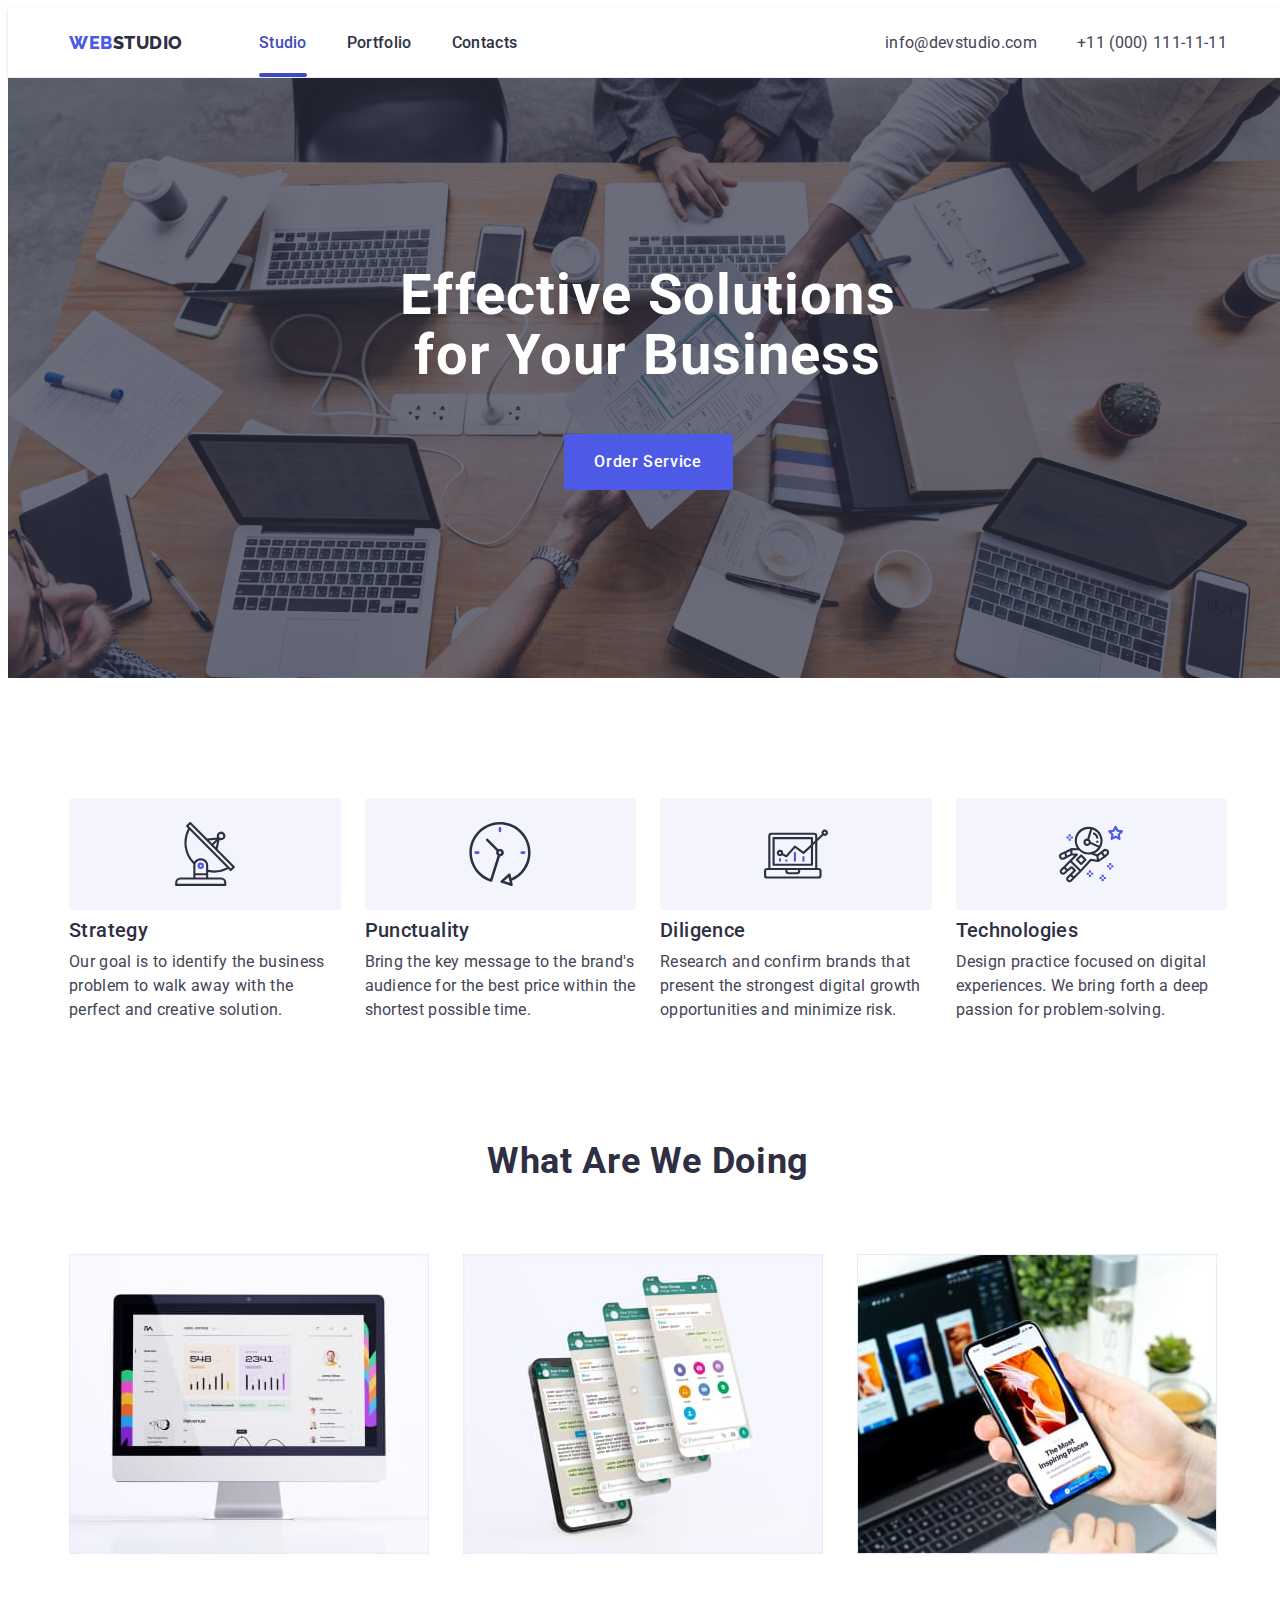
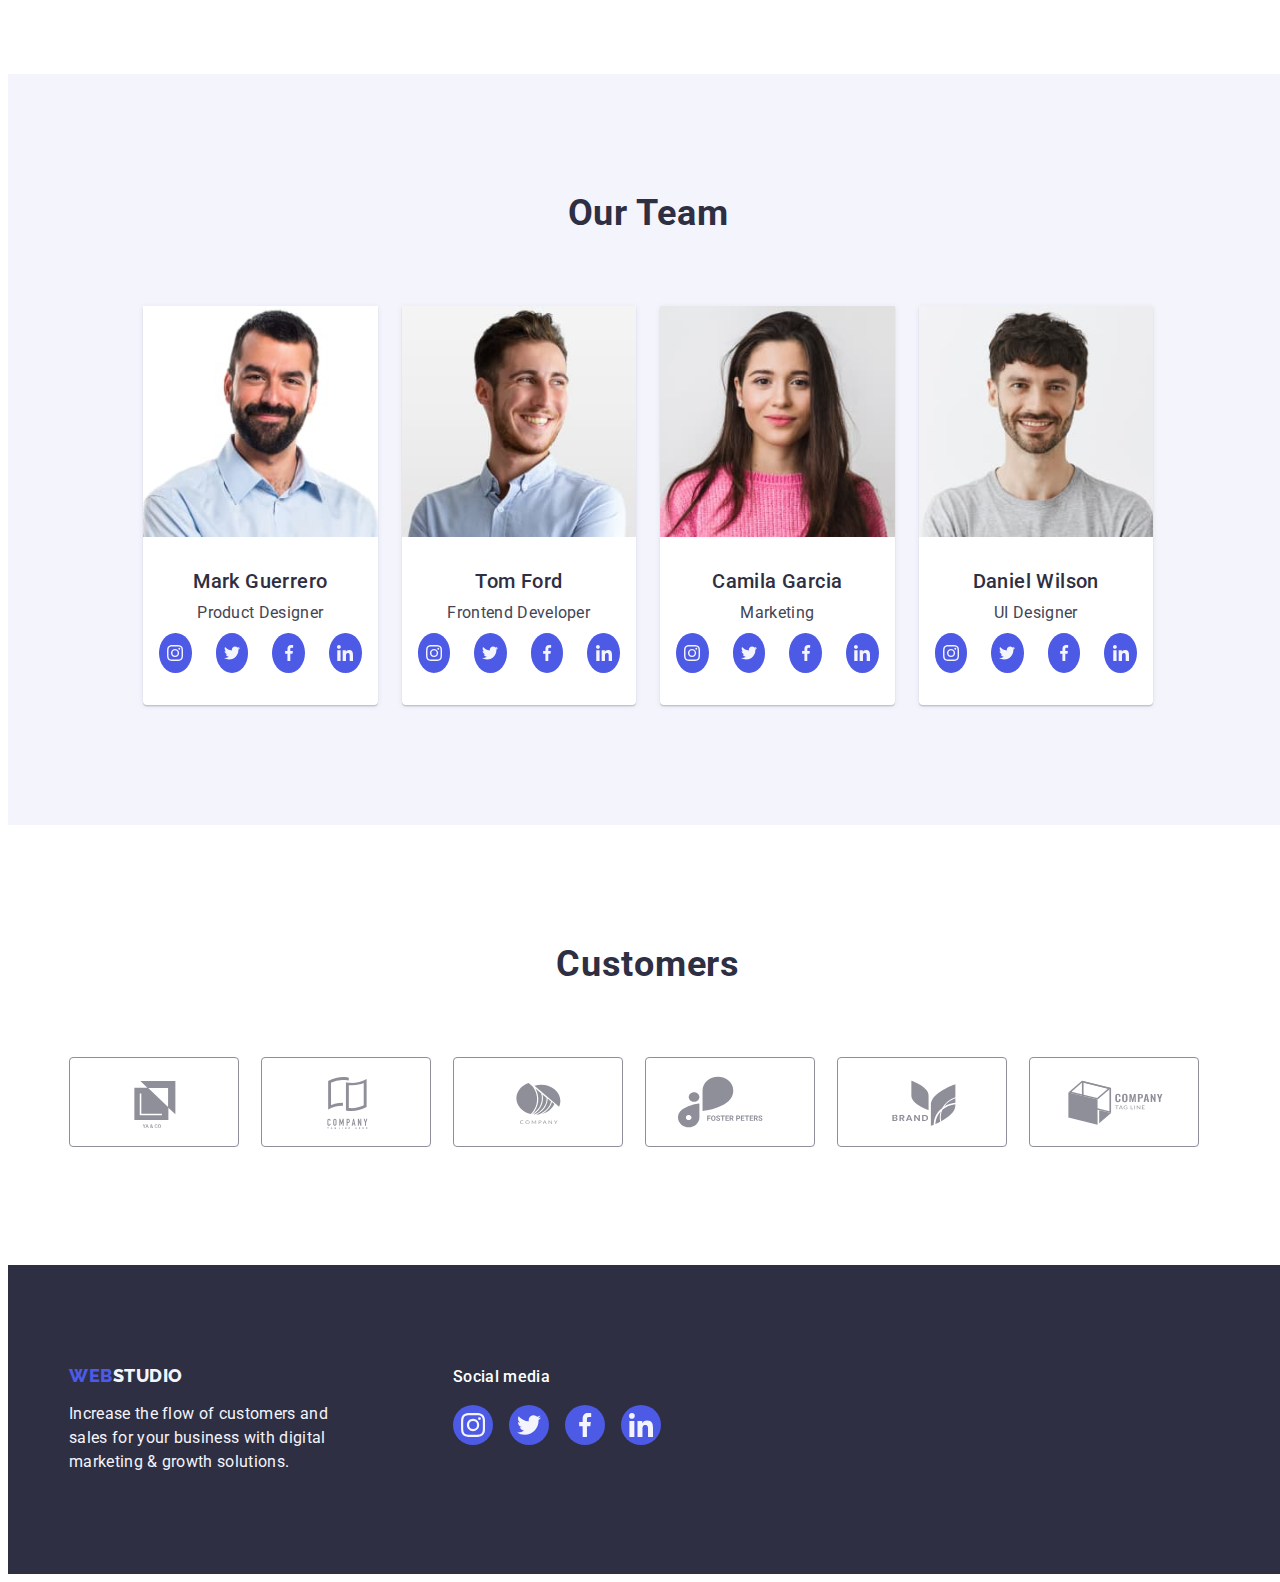
<file: index.html>
<!DOCTYPE html>
<html lang="en">
  <head>
    <meta charset="UTF-8" />
    <meta name="viewport" content="width=device-width, initial-scale=1.0" />
    <title>Main page</title>

    <link rel="preconnect" href="https://fonts.googleapis.com" />
    <link rel="preconnect" href="https://fonts.gstatic.com" crossorigin />
    <link
      href="https://fonts.googleapis.com/css2?family=Raleway:wght@800&family=Roboto:wght@400;500;700&display=swap"
      rel="stylesheet"
    />
    <link
      rel="stylesheet"
      href="https://cdnjs.cloudflare.com/ajax/libs/modern-normalize/2.0.0/modern-normalize.min.css"
      integrity="sha512-4xo8blKMVCiXpTaLzQSLSw3KFOVPWhm/TRtuPVc4WG6kUgjH6J03IBuG7JZPkcWMxJ5huwaBpOpnwYElP/m6wg=="
      crossorigin="anonymous"
      referrerpolicy="no-referrer"
    />
    <link rel="stylesheet" href="css/styles.css" />
  </head>
  <body class="main">
    <!-- headder -->
    <header class="headder-top">
      <div class="container nav-container">
        <nav class="link nav-headder">
          <a href="/" class="logo-link link"
            >Web<span class="link-header">Studio</span></a
          >

          <ul class="list hedder-menu">
            <li class="list-item">
              <a href="./index.html" class="nav-link link current">Studio</a>
            </li>
            <li class="list-item">
              <a href="./portfolio.html" class="nav-link link">Portfolio</a>
            </li>
            <li class="list-item">
              <a href="" class="nav-link link">Contacts</a>
            </li>
          </ul>
        </nav>

        <address class="address">
          <ul class="list adress-list">
            <li class="contact-link">
              <a href="maito:info@devstudio.com" class="contact-link link"
                >info@devstudio.com</a
              >
            </li>
            <li class="contact-link">
              <a href="tel:+110001111111" class="contact-link link"
                >+11 (000) 111-11-11</a
              >
            </li>
          </ul>
        </address>
      </div>
    </header>

    <main>
      <!-- section 1 -->

      <section class="custom-section">
        <div class="container">
          <h1 class="hero-text">Effective Solutions for Your Business</h1>
          <button type="button" class="hero-button" data-modal-open>
            Order Service
          </button>
        </div>
      </section>

      <!-- section 2 -->
      <section class="section-two">
        <div class="container">
          <h2 class="visually-hidden">Section 2</h2>
          <ul class="section-two-list list">
            <li class="section-two-list-order">
              <div class="features__icon-thumb">
                <svg class="features__icon" width="64" height="64">
                  <use href="./images/icons.svg#icon-antenna-1"></use>
                </svg>
              </div>
              <h3 class="section-two-title">Strategy</h3>
              <p class="section-two-text">
                Our goal is to identify the business problem to walk away with
                the perfect and creative solution.
              </p>
            </li>
            <li class="section-two-list-order">
              <div class="features__icon-thumb">
                <svg class="features__icon" width="64" height="64">
                  <use href="./images/icons.svg#icon-clock-2"></use>
                </svg>
              </div>
              <h3 class="section-two-title">Punctuality</h3>
              <p class="section-two-text">
                Bring the key message to the brand's audience for the best price
                within the shortest possible time.
              </p>
            </li>
            <li class="section-two-list-order">
              <div class="features__icon-thumb">
                <svg class="features__icon" width="64" height="64">
                  <use href="./images/icons.svg#icon-diagram-3"></use>
                </svg>
              </div>
              <h3 class="section-two-title">Diligence</h3>
              <p class="section-two-text">
                Research and confirm brands that present the strongest digital
                growth opportunities and minimize risk.
              </p>
            </li>
            <li class="section-two-list-order">
              <div class="features__icon-thumb">
                <svg class="features__icon" width="64" height="64">
                  <use href="./images/icons.svg#icon-astronaut-4"></use>
                </svg>
              </div>
              <h3 class="section-two-title">Technologies</h3>
              <p class="section-two-text">
                Design practice focused on digital experiences. We bring forth a
                deep passion for problem-solving.
              </p>
            </li>
          </ul>
        </div>
      </section>

      <!-- section 3 -->
      <section class="section-three">
        <div class="container">
          <h2 class="section-three-title">What are we doing</h2>

          <ul class="section-thee-list list">
            <li class="section-thee-list-order">
              <img
                src="./images/computer.jpg"
                alt="Computer"
                width="360"
                class="img"
              />
            </li>
            <li class="section-thee-list-order">
              <img
                src="./images/phone.jpg"
                alt="Phone"
                width="360"
                class="img"
              />
            </li>
            <li class="section-thee-list-order">
              <img
                src="./images/comp_phone.jpg"
                alt="Computer and phone"
                width="360"
                class="img"
              />
            </li>
          </ul>
        </div>
      </section>

      <!-- section 4 -->
      <section class="section-our-team">
        <div class="container">
          <h2 class="section-four-tile">Our Team</h2>
          <ul class="section-our-team-list list">
            <li class="our-team">
              <img
                src="./images/mark.jpg"
                alt="Mark Guerrero"
                width="264"
                height="240"
                class="img"
              />
              <div class="team-name">
                <h3 class="our-team-name">Mark Guerrero</h3>
                <p class="section-two-text our-team-text">Product Designer</p>

                <ul class="social-links list">
                  <li class="social-links__thumb">
                    <a
                      href=""
                      class="social-links__link link"
                      target="_blank"
                      rel="noopener noreferrer"
                    >
                      <svg class="social-links__icon" width="16" height="16">
                        <use href="./images/icons.svg#icon-instagram"></use>
                      </svg>
                    </a>
                  </li>
                  <li class="social-links__thumb">
                    <a
                      href=""
                      class="social-links__link link"
                      target="_blank"
                      rel="noopener noreferrer"
                    >
                      <svg class="social-links__icon" width="16" height="16">
                        <use href="./images/icons.svg#icon-twitter"></use>
                      </svg>
                    </a>
                  </li>
                  <li class="social-links__thumb">
                    <a
                      href=""
                      class="social-links__link link"
                      target="_blank"
                      rel="noopener noreferrer"
                    >
                      <svg class="social-links__icon" width="16" height="16">
                        <use href="./images/icons.svg#icon-facebook"></use>
                      </svg>
                    </a>
                  </li>
                  <li class="social-links__thumb">
                    <a
                      href=""
                      class="social-links__link link"
                      target="_blank"
                      rel="noopener noreferrer"
                    >
                      <svg class="social-links__icon" width="16" height="16">
                        <use href="./images/icons.svg#icon-linkedin"></use>
                      </svg>
                    </a>
                  </li>
                </ul>
              </div>
            </li>
            <li class="our-team">
              <img
                src="./images/tom.jpg"
                alt="Tom Ford"
                width="264"
                height="240"
                class="img"
              />
              <div class="team-name">
                <h3 class="our-team-name">Tom Ford</h3>
                <p class="section-two-text our-team-text">Frontend Developer</p>
                <ul class="social-links list">
                  <li class="social-links__thumb">
                    <a
                      href=""
                      class="social-links__link link"
                      target="_blank"
                      rel="noopener noreferrer"
                    >
                      <svg class="social-links__icon" width="16" height="16">
                        <use href="./images/icons.svg#icon-instagram"></use>
                      </svg>
                    </a>
                  </li>
                  <li class="social-links__thumb">
                    <a
                      href=""
                      class="social-links__link link"
                      target="_blank"
                      rel="noopener noreferrer"
                    >
                      <svg class="social-links__icon" width="16" height="16">
                        <use href="./images/icons.svg#icon-twitter"></use>
                      </svg>
                    </a>
                  </li>
                  <li class="social-links__thumb">
                    <a
                      href=""
                      class="social-links__link link"
                      target="_blank"
                      rel="noopener noreferrer"
                    >
                      <svg class="social-links__icon" width="16" height="16">
                        <use href="./images/icons.svg#icon-facebook"></use>
                      </svg>
                    </a>
                  </li>
                  <li class="social-links__thumb">
                    <a
                      href=""
                      class="social-links__link link"
                      target="_blank"
                      rel="noopener noreferrer"
                    >
                      <svg class="social-links__icon" width="16" height="16">
                        <use href="./images/icons.svg#icon-linkedin"></use>
                      </svg>
                    </a>
                  </li>
                </ul>
              </div>
            </li>
            <li class="our-team">
              <img
                src="./images/camila.jpg"
                alt="Camila Garcia"
                width="264"
                height="240"
                class="img"
              />
              <div class="team-name">
                <h3 class="our-team-name">Camila Garcia</h3>
                <p class="section-two-text our-team-text">Marketing</p>

                <ul class="social-links list">
                  <li class="social-links__thumb">
                    <a
                      href=""
                      class="social-links__link link"
                      target="_blank"
                      rel="noopener noreferrer"
                    >
                      <svg class="social-links__icon" width="16" height="16">
                        <use href="./images/icons.svg#icon-instagram"></use>
                      </svg>
                    </a>
                  </li>
                  <li class="social-links__thumb">
                    <a
                      href=""
                      class="social-links__link link"
                      target="_blank"
                      rel="noopener noreferrer"
                    >
                      <svg class="social-links__icon" width="16" height="16">
                        <use href="./images/icons.svg#icon-twitter"></use>
                      </svg>
                    </a>
                  </li>
                  <li class="social-links__thumb">
                    <a
                      href=""
                      class="social-links__link link"
                      target="_blank"
                      rel="noopener noreferrer"
                    >
                      <svg class="social-links__icon" width="16" height="16">
                        <use href="./images/icons.svg#icon-facebook"></use>
                      </svg>
                    </a>
                  </li>
                  <li class="social-links__thumb">
                    <a
                      href=""
                      class="social-links__link link"
                      target="_blank"
                      rel="noopener noreferrer"
                    >
                      <svg class="social-links__icon" width="16" height="16">
                        <use href="./images/icons.svg#icon-linkedin"></use>
                      </svg>
                    </a>
                  </li>
                </ul>
              </div>
            </li>
            <li class="our-team">
              <img
                src="./images/daniel.jpg"
                alt="Daniel Wilson"
                width="264"
                height="240"
                class="img"
              />
              <div class="team-name">
                <h3 class="our-team-name">Daniel Wilson</h3>
                <p class="section-two-text our-team-text">UI Designer</p>
                <ul class="social-links list">
                  <li class="social-links__thumb">
                    <a
                      href=""
                      class="social-links__link link"
                      target="_blank"
                      rel="noopener noreferrer"
                    >
                      <svg class="social-links__icon" width="16" height="16">
                        <use href="./images/icons.svg#icon-instagram"></use>
                      </svg>
                    </a>
                  </li>
                  <li class="social-links__thumb">
                    <a
                      href=""
                      class="social-links__link link"
                      target="_blank"
                      rel="noopener noreferrer"
                    >
                      <svg class="social-links__icon" width="16" height="16">
                        <use href="./images/icons.svg#icon-twitter"></use>
                      </svg>
                    </a>
                  </li>
                  <li class="social-links__thumb">
                    <a
                      href=""
                      class="social-links__link link"
                      target="_blank"
                      rel="noopener noreferrer"
                    >
                      <svg class="social-links__icon" width="16" height="16">
                        <use href="./images/icons.svg#icon-facebook"></use>
                      </svg>
                    </a>
                  </li>
                  <li class="social-links__thumb">
                    <a
                      href=""
                      class="social-links__link link"
                      target="_blank"
                      rel="noopener noreferrer"
                    >
                      <svg class="social-links__icon" width="16" height="16">
                        <use href="./images/icons.svg#icon-linkedin"></use>
                      </svg>
                    </a>
                  </li>
                </ul>
              </div>
            </li>
          </ul>
        </div>
      </section>
      <!-- section 5 -->
      <section class="customers">
        <div class="container">
          <h2 class="customers__title">Customers</h2>
          <ul class="customers__list list">
            <li class="customers-list-item">
              <a href="" class="customers__link">
                <svg class="customers__icon" width="104" height="56">
                  <use href="./images/icons.svg#icon-cust-1"></use>
                </svg>
              </a>
            </li>
            <li class="customers-list-item">
              <a href="" class="customers__link">
                <svg class="customers__icon" width="104" height="56">
                  <use href="./images/icons.svg#icon-cust-2"></use>
                </svg>
              </a>
            </li>
            <li class="customers-list-item">
              <a href="" class="customers__link">
                <svg class="customers__icon" width="104" height="56">
                  <use href="./images/icons.svg#icon-cust-3"></use>
                </svg>
              </a>
            </li>
            <li class="customers-list-item">
              <a href="" class="customers__link">
                <svg class="customers__icon" width="104" height="56">
                  <use href="./images/icons.svg#icon-cust-4"></use>
                </svg>
              </a>
            </li>
            <li class="customers-list-item">
              <a href="" class="customers__link">
                <svg class="customers__icon" width="104" height="56">
                  <use href="./images/icons.svg#icon-cust-5"></use>
                </svg>
              </a>
            </li>
            <li class="customers-list-item">
              <a href="" class="customers__link">
                <svg class="customers__icon" width="104" height="56">
                  <use href="./images/icons.svg#icon-cust-6"></use>
                </svg>
              </a>
            </li>
          </ul>
        </div>
      </section>
    </main>

    <!-- footer -->
    <footer class="footer">
      <div class="container main-footer">
        <div class="container-footer">
          <a
            href="/"
            class="logo-footer logo-link-footer link"
            style="display: inline-block"
            >Web<span class="link-footer">Studio</span></a
          >
          <p class="text-footer">
            Increase the flow of customers and sales for your business with
            digital marketing & growth solutions.
          </p>
        </div>
        <div class="footer__social">
          <p class="footer__social-title">Social media</p>
          <ul class="footer-social-list list">
            <li class="footer-social-item">
              <a
                href=""
                class="footer-socials-link link"
                target="_blank"
                rel="noopener noreferrer"
              >
                <svg class="social-links__icon" width="24" height="24">
                  <use href="./images/icons.svg#icon-instagram"></use>
                </svg>
              </a>
            </li>
            <li class="footer-social-item">
              <a
                href=""
                class="footer-socials-link link"
                target="_blank"
                rel="noopener noreferrer"
              >
                <svg class="social-links__icon" width="24" height="24">
                  <use href="./images/icons.svg#icon-twitter"></use>
                </svg>
              </a>
            </li>
            <li class="footer-social-item">
              <a
                href=""
                class="footer-socials-link link"
                target="_blank"
                rel="noopener noreferrer"
              >
                <svg class="social-links__icon" width="24" height="24">
                  <use href="./images/icons.svg#icon-facebook"></use>
                </svg>
              </a>
            </li>
            <li class="footer-social-item">
              <a
                href=""
                class="footer-socials-link link"
                target="_blank"
                rel="noopener noreferrer"
              >
                <svg class="social-links__icon" width="24" height="24">
                  <use href="./images/icons.svg#icon-linkedin"></use>
                </svg>
              </a>
            </li>
          </ul>
        </div>
      </div>
    </footer>

    <!-- model -->
    <div class="backdrop is-hidden" data-modal>
      <div class="modal">
        <button class="modal-button-close" type="button" data-modal-close>
          <svg class="svg-close" width="8" height="8">
            <use href="./images/icons.svg#icon-close"></use>
          </svg>
        </button>
      </div>
    </div>
    <script src="./js/modal.js"></script>
  </body>
</html>
</file>
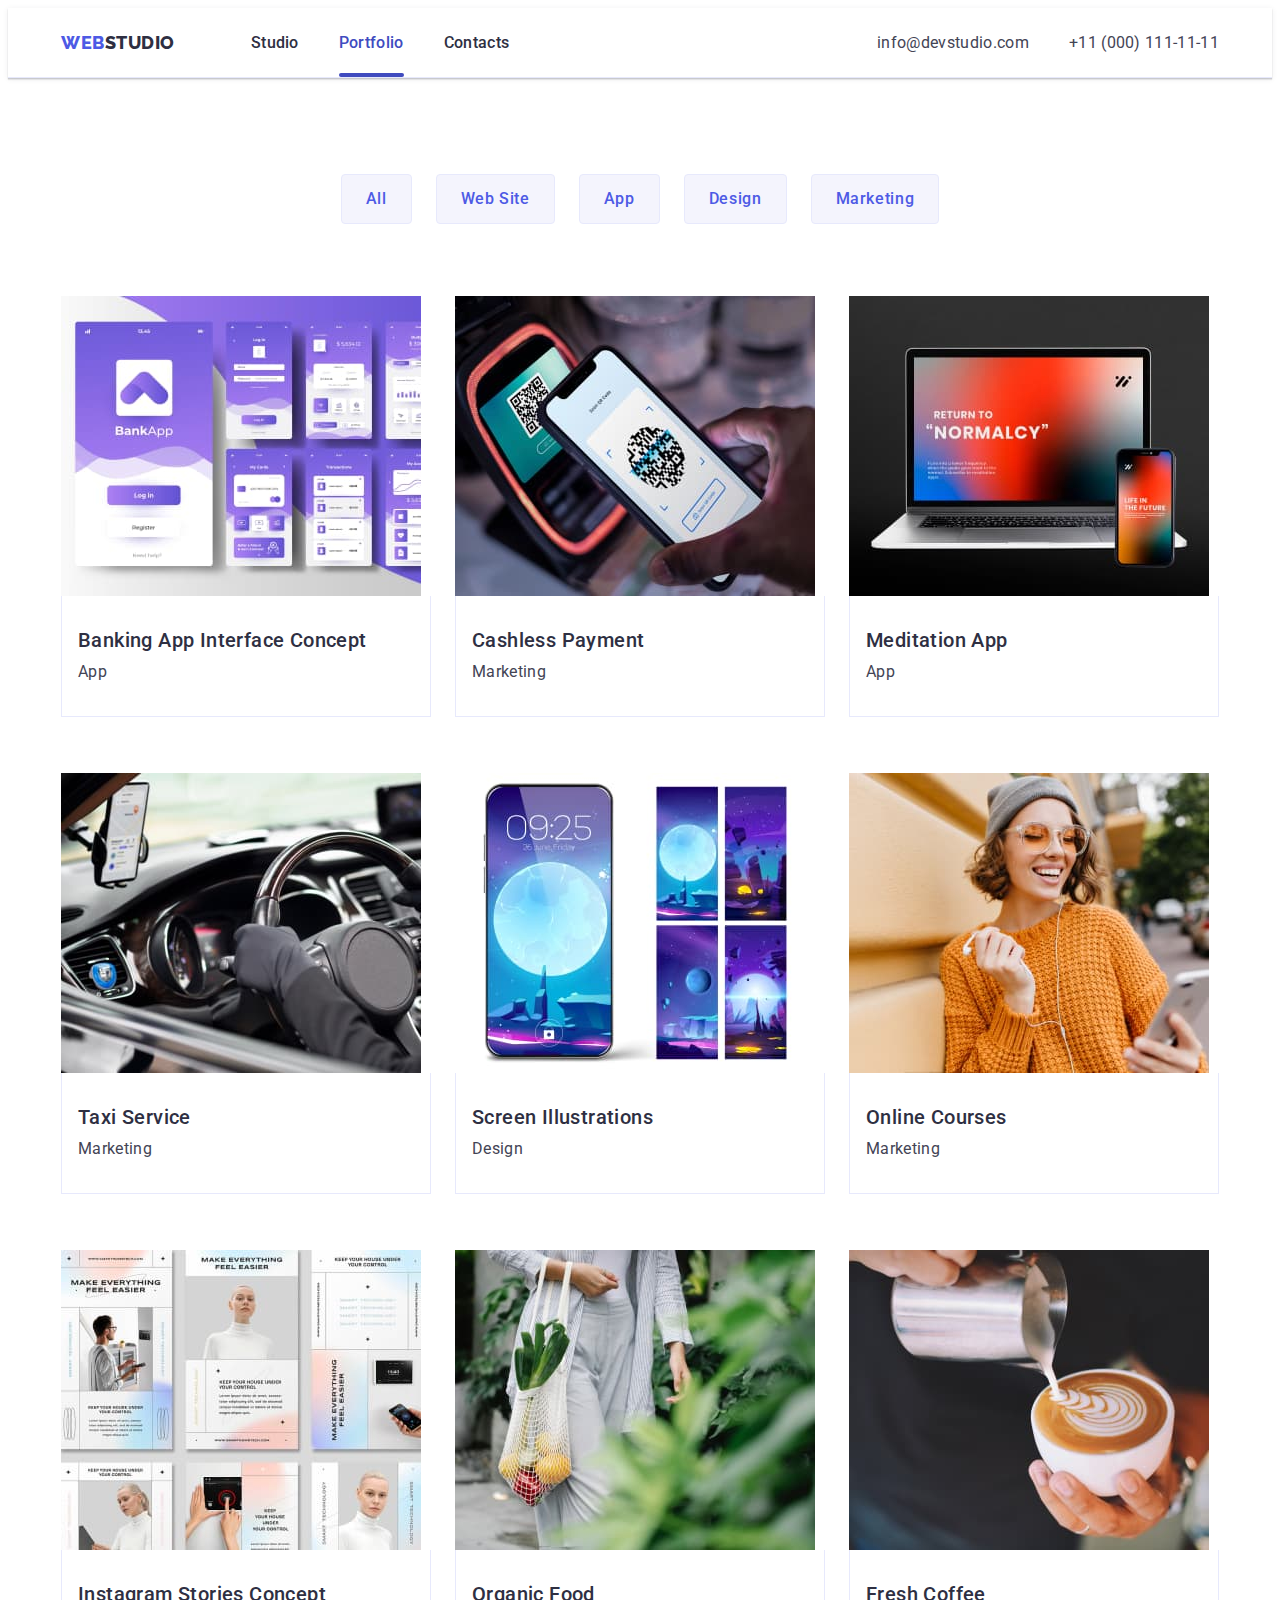
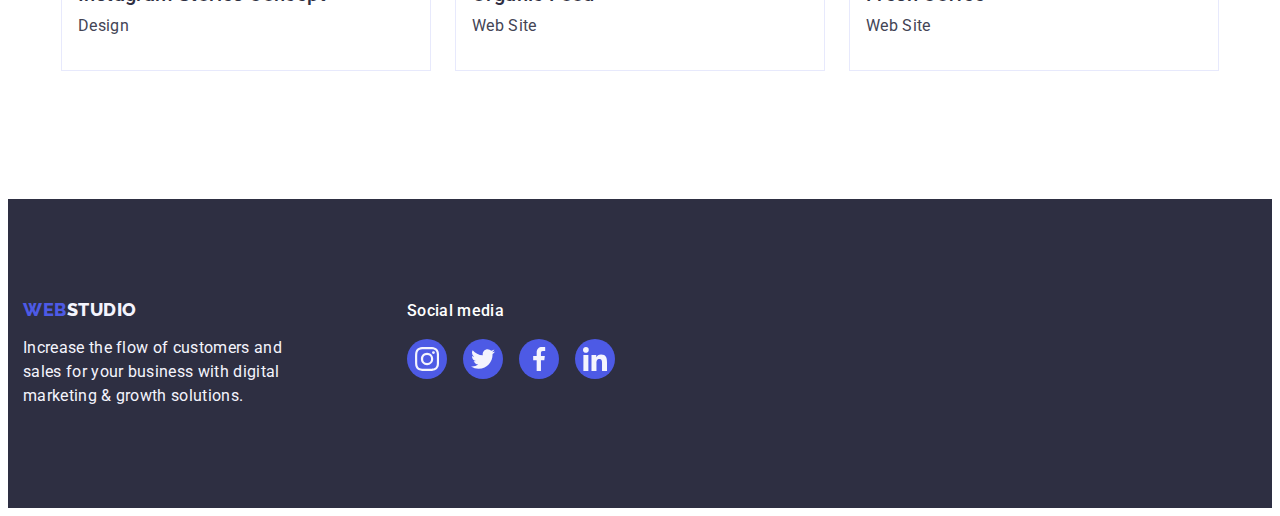
<file: portfolio.html>
<!DOCTYPE html>
<html lang="en">
  <head>
    <meta charset="UTF-8" />
    <meta name="viewport" content="width=device-width, initial-scale=1.0" />
    <title>Portfolio</title>
    <link rel="preconnect" href="https://fonts.googleapis.com" />
    <link rel="preconnect" href="https://fonts.gstatic.com" crossorigin />
    <link
      href="https://fonts.googleapis.com/css2?family=Raleway:wght@800&family=Roboto:wght@400;500;700&display=swap"
      rel="stylesheet"
    />
    <link
      rel="stylesheet"
      href="https://cdnjs.cloudflare.com/ajax/libs/modern-normalize/2.0.0/modern-normalize.min.css"
      integrity="sha512-4xo8blKMVCiXpTaLzQSLSw3KFOVPWhm/TRtuPVc4WG6kUgjH6J03IBuG7JZPkcWMxJ5huwaBpOpnwYElP/m6wg=="
      crossorigin="anonymous"
      referrerpolicy="no-referrer"
    />
    <link rel="stylesheet" href="css/styles.css" />
  </head>
  <body class="portfolio">
    <!-- Header -->
    <header class="headder-top">
      <div class="container nav-container">
        <nav class="link nav-headder">
          <a href="/" class="logo-link link"
            >Web<span class="link-header">Studio</span></a
          >

          <ul class="list hedder-menu">
            <li class="list-item">
              <a href="./index.html" class="nav-link link">Studio</a>
            </li>
            <li class="list-item">
              <a href="./portfolio.html" class="nav-link current link">Portfolio</a>
            </li>
            <li class="list-item">
              <a href="" class="nav-link link">Contacts</a>
            </li>
          </ul>
        </nav>

        <address class="address">
          <ul class="list adress-list">
            <li class="contact-link">
              <a href="maito:info@devstudio.com" class="contact-link link"
                >info@devstudio.com</a
              >
            </li>
            <li class="contact-link">
              <a href="tel:+110001111111" class="contact-link link"
                >+11 (000) 111-11-11</a
              >
            </li>
          </ul>
        </address>
      </div>
    </header>

    <!-- main content -->
    <!-- section 1 -->
    <main>
      <section class="section portfolio">
        <div class="container">
          <h1 class="visually-hidden">Apps</h1>
          <ul class="list portfolio-buuton">
            <li>
              <button type="button" class="button-portfolio">All</button>
            </li>
            <li>
              <button type="button" class="button-portfolio">Web Site</button>
            </li>
            <li>
              <button type="button" class="button-portfolio">App</button>
            </li>
            <li>
              <button type="button" class="button-portfolio">Design</button>
            </li>
            <li>
              <button type="button" class="button-portfolio">Marketing</button>
            </li>
          </ul>

          <ul class="list portfolio-apps">
            <li class="portfolio-apps-list link">
              <a href="" class="link portfolio-link">
                <div class="galery__thumb"><img
                  src="./images/img.jpg"
                  alt="Banking App Interface Concept"
                  width="360"
                  class="img"
                />
                <p class="galery__overlay">14 Stylish and User-Friendly App Design Concepts · Task Manager App · Calorie Tracker App · Exotic Fruit Ecommerce App · Cloud Storage App</p></div>

                <div class="portfolio-apps-text">
                  <h2 class="portfolio-title">Banking App Interface Concept</h2>
                  <p class="portfolio-text">App</p>
                </div>
              </a>
            </li>
            <li class="link portfolio-apps-list">
              <a href="" class="link portfolio-link">
                <div class="galery__thumb"><img
                  src="./images/cashless.jpg"
                  alt="Cashless Payment"
                  width="360"
                  class="img"
                />
                <p class="galery__overlay">14 Stylish and User-Friendly App Design Concepts · Task Manager App · Calorie Tracker App · Exotic Fruit Ecommerce App · Cloud Storage App</p></div>

                <div class="portfolio-apps-text">
                  <h2 class="portfolio-title">Cashless Payment</h2>
                  <p class="portfolio-text">Marketing</p>
                </div>
              </a>
            </li>
            <li class="link portfolio-apps-list">
              <a href="" class="link portfolio-link">
                <div class="galery__thumb"><img
                  src="./images/meditation.jpg"
                  alt="Meditation App"
                  width="360"
                  class="img"
                />
                <p class="galery__overlay">14 Stylish and User-Friendly App Design Concepts · Task Manager App · Calorie Tracker App · Exotic Fruit Ecommerce App · Cloud Storage App</p></div>

                <div class="portfolio-apps-text">
                  <h2 class="portfolio-title">Meditation App</h2>
                  <p class="portfolio-text">App</p>
                </div>
              </a>
            </li>
            <li class="link portfolio-apps-list">
              <a href="" class="link portfolio-link">
                <div class="galery__thumb"><img
                  src="./images/taxi.jpg"
                  alt="Taxi Service"
                  width="360"
                  class="img"
                />
                <p class="galery__overlay">14 Stylish and User-Friendly App Design Concepts · Task Manager App · Calorie Tracker App · Exotic Fruit Ecommerce App · Cloud Storage App</p></div>

                <div class="portfolio-apps-text">
                  <h2 class="portfolio-title">Taxi Service</h2>
                  <p class="portfolio-text">Marketing</p>
                </div>
              </a>
            </li>
            <li class="link portfolio-apps-list">
              <a href="" class="link portfolio-link">
                <div class="galery__thumb"><img
                  src="./images/screen.jpg"
                  alt="Screen Illustrations"
                  width="360"
                  class="img"
                />
                <p class="galery__overlay">14 Stylish and User-Friendly App Design Concepts · Task Manager App · Calorie Tracker App · Exotic Fruit Ecommerce App · Cloud Storage App</p></div>

                <div class="portfolio-apps-text">
                  <h2 class="portfolio-title">Screen Illustrations</h2>
                  <p class="portfolio-text">Design</p>
                </div>
              </a>
            </li>
            <li class="link portfolio-apps-list">
              <a href="" class="link portfolio-link">
                <div class="galery__thumb"><img
                  src="./images/online.jpg"
                  alt="Online Courses"
                  width="360"
                  class="img"
                />
                <p class="galery__overlay">14 Stylish and User-Friendly App Design Concepts · Task Manager App · Calorie Tracker App · Exotic Fruit Ecommerce App · Cloud Storage App</p></div>

                <div class="portfolio-apps-text">
                  <h2 class="portfolio-title">Online Courses</h2>
                  <p class="portfolio-text">Marketing</p>
                </div>
              </a>
            </li>
            <li class="link portfolio-apps-list">
              <a href="" class="link portfolio-link">
                <div class="galery__thumb"><img
                  src="./images/intagram.jpg"
                  alt="Instagram Stories Concept"
                  width="360"
                  class="img"
                />
                <p class="galery__overlay">14 Stylish and User-Friendly App Design Concepts · Task Manager App · Calorie Tracker App · Exotic Fruit Ecommerce App · Cloud Storage App</p></div>

                <div class="portfolio-apps-text">
                  <h2 class="portfolio-title">Instagram Stories Concept</h2>
                  <p class="portfolio-text">Design</p>
                </div>
              </a>
            </li>
            <li class="link portfolio-apps-list">
              <a href="" class="link portfolio-link">
                <div class="galery__thumb"><img
                  src="./images/organic.jpg"
                  alt="Organic Food"
                  width="360"
                  class="img"
                />
                <p class="galery__overlay">14 Stylish and User-Friendly App Design Concepts · Task Manager App · Calorie Tracker App · Exotic Fruit Ecommerce App · Cloud Storage App</p></div>

                <div class="portfolio-apps-text">
                  <h2 class="portfolio-title">Organic Food</h2>
                  <p class="portfolio-text">Web Site</p>
                </div>
              </a>
            </li>
            <li class="link portfolio-apps-list">
              <a href="" class="link portfolio-link">
                <div class="galery__thumb"><img
                  src="./images/fresh.jpg"
                  alt="Fresh Coffee"
                  width="360"
                  class="img"
                />
                <p class="galery__overlay">14 Stylish and User-Friendly App Design Concepts · Task Manager App · Calorie Tracker App · Exotic Fruit Ecommerce App · Cloud Storage App</p></div>

                <div class="portfolio-apps-text">
                  <h2 class="portfolio-title">Fresh Coffee</h2>
                  <p class="portfolio-text">Web Site</p>
                </div>
              </a>
            </li>
          </ul>
        </div>
      </section>
    </main>
    <!-- footer -->
    <footer class="footer">
      <div class="main-footer">
        <div class="container container-footer">
          <a
            href="/"
            class="logo-footer logo-link-footer link"
            style="display: inline-block"
            >Web<span class="link-footer">Studio</span></a
          >
          <p class="text-footer">
            Increase the flow of customers and sales for your business with
            digital marketing & growth solutions.
          </p>
        </div>
        <div class="footer__social">
          <p class="footer__social-title">Social media</p>
          <ul class="footer-social-list list">
            <li class="footer-social-item">
              <a
                href=""
                class="footer-socials-link link"
                target="_blank"
                rel="noopener noreferrer"
              >
                <svg class="social-links__icon" width="24" height="24">
                  <use href="./images/icons.svg#icon-instagram"></use>
                </svg>
              </a>
            </li>
            <li class="footer-social-item">
              <a
                href=""
                class="footer-socials-link link"
                target="_blank"
                rel="noopener noreferrer"
              >
                <svg class="social-links__icon" width="24" height="24">
                  <use href="./images/icons.svg#icon-twitter"></use>
                </svg>
              </a>
            </li>
            <li class="footer-social-item">
              <a
                href=""
                class="footer-socials-link link"
                target="_blank"
                rel="noopener noreferrer"
              >
                <svg class="social-links__icon" width="24" height="24">
                  <use href="./images/icons.svg#icon-facebook"></use>
                </svg>
              </a>
            </li>
            <li class="footer-social-item">
              <a
                href=""
                class="footer-socials-link link"
                target="_blank"
                rel="noopener noreferrer"
              >
                <svg class="social-links__icon" width="24" height="24">
                  <use href="./images/icons.svg#icon-linkedin"></use>
                </svg>
              </a>
            </li>
          </ul>
        </div>
      </div>
    </footer>
  </body>
</html>
</file>
<file: css/styles.css>
:root {
    --main-color: #434455;
    --link-color: #2e2f42;
    --logo-color: #4d5ae5;
    --span-color: #2e2f42;
    --contact-color: #434455;
    --transition-props: 250ms cubic-bezier(0.4, 0, 0.2, 1);
    --backdrop-bg: rgba(46, 47, 66, 0.40);
    --pressed-state-color: #404bbf;
}

body.main {
    color: #434455;
    background-color: #FFFFFF;
    font-family: "Roboto", sans-serif;
    width: 100%;
}


h1, h2, h3, h4, h5, h6, p{
    margin: 0;
  }

img {
    display: block;
    max-width: 100%;
    height: auto;
}
/* site nav */
.container {
    max-width: 1158px;
    padding-left: 15px;
    padding-right: 15px; 
    margin-left:  auto;
    margin-right: auto;
}

.nav-container {
    display: flex;
    align-items: center;
    justify-content: space-between;
}
.nav-headder {
    display: flex;
    align-self: center;
    align-items: center; 
}

.headder-top {
    border-bottom: 1px solid #e7e9fc;
    box-shadow: 0px 2px 1px rgba(46, 47, 66, 0.08), 
    0px 1px 1px rgba(46, 47, 66, 0.16), 
    0px 1px 6px rgba(46, 47, 66, 0.08);
}

.link {
    text-decoration: none;
}
.logo-link {
    margin-right: 76px;
    padding: 24px 0;
    font-family: Raleway, sans-serif;
    color: var(--iris, #4d5ae5);
    font-size: 18px;
    font-weight: 800;
    line-height: 1.17;
    letter-spacing: 0.54px;
    text-transform: uppercase;
}
.link-header {
    color: var(--navyblue, #2E2F42);
    font-family: "Raleway", sans-serif;
    font-size: 18px;
    font-style: normal;
    font-weight: 800;
    line-height: 21px;
    letter-spacing: 0.54px;
    text-transform: uppercase;
    line-height: 1.17
}

.list {
    list-style: none;
    padding: 0;
    margin: 0;
}

.hedder-menu {
    display: flex;
    align-self: center;
    gap: 40px;
}
.list-item {
    color: #2e2f42;
    font-weight: 500;
    font-size: 16px;
    line-height: 1.5;
    letter-spacing: 0.02em;
    display: block;
}
.list-item:hover {
    color: #404bbf;
}

.list-item:focus{
    color: #404bbf;
}

.nav-link {
    color: #2e2f42;
    font-weight: 500;
    font-size: 16px;
    line-height: 1.5;
    letter-spacing: 0.02em;
    transition: color 0.3s ease;
    padding: 24px 0;
    transition: color 250ms cubic-bezier(0.4, 0, 0.2, 1);
}

.current {
    position: relative;
    color: #404bbf;
    
}

.current::after {
    position: absolute;
    bottom: -1px;
    left: 0;
    height: 4px;
    width: 100%;
    content: '';
    border-radius: 2px;
    background-color: #404bbf;
    display: block;
  }
.nav-link:focus {
    color: #404bbf;
}

.nav-link:hover {
    color: #404bbf;
}

address {
    font-style: normal;
}
.adress-list {
    display: flex;
    gap: 40px;
}
.contact-list {
    display: block;
    padding: 24px 0;
}
.contact-link {
    font-size: 16px;
    line-height: 1.5;
    letter-spacing: 0.02em;
    color: #434455;
    transition: color 250ms cubic-bezier(0.4, 0, 0.2, 1);
}

.contact-link {
    text-decoration: none;
}
.contact-link:hover,
.contact-link:focus {
    color: #404bbf;
}

/* main */
.custom-section{
    margin: 0;
    max-width: 1440px;
    padding: 188px 0;
    background-size: cover;
  background-repeat: no-repeat;
  background-position: center;
  background-image: linear-gradient(rgba(46, 47, 66, 0.7),
        rgba(46, 47, 66, 0.7)), url(../images/background/7e83b6c8ee4603ea892aa8aaebb3c5fe.jpg)
}
.hero-text {
    color: #ffffff;
    text-align: center;
    font-size: 56px;
    font-weight: 700;
    line-height: 1.07;
    letter-spacing: 0.02em;
    max-width: 496px;
    margin: 0 auto;
    margin-bottom: 48px;
}

.hero-button {
    background-color: #4D5AE5; 
    display: block;
    min-width: 169px;
    font-family: "Roboto", sans-serif;
    font-weight: 500;
    font-size: 16px;
    line-height: 1.5;
    letter-spacing: 0.04em;
    color: #ffffff;
    cursor: pointer;
    height: 56px;
    border: none;
   border-radius: 4px;
   margin-top: 48px;
  margin: 0 auto ;
  min-width: 169px;
  transition: background-color 250ms cubic-bezier(0.4, 0, 0.2, 1);
}

.hero-button:hover {
    background: var(--ocean, #404BBF);
}
.hero-button:focus {
    background: var(--ocean, #404BBF);
}

/* section two */
.section-two {
    padding: 120px 0;
}

.section-two-list {
    display: flex;
    gap: 24px;
}

.features__icon-thumb {
    display: flex;
    justify-content: center;
    align-items: center;
    margin-bottom: 8px;
    padding: 24px 0;
    border-radius: 4px;
    background-color: #F4F4FD;
  }

.section-two-list-order {
    width: calc((100% - 72px) / 4);
}
.visually-hidden {
    position: absolute;
    width: 1px;
    height: 1px;
    margin: -1px;
    border: 0;
    padding: 0;
    white-space: nowrap;
    clip-path: inset(100%);
    clip: rect(0 0 0 0);
    overflow: hidden;
}
.section-two-title {
    color: #2e2f42;
    font-size: 20px;
    font-weight: 500;
    line-height: 1.2;
    letter-spacing: 0.02em;
    margin-bottom: 8px;
}
.section-two-text {
    color: var(--slate, #434455);
    font-size: 16px;
    font-weight: 400;
    line-height: 1.5;
    letter-spacing: 0.02em;
}
/* section 3 */
.section-three {
    padding-bottom: 120px;
    padding-top: 0;
}
.section-three-title {
    color: var(--navyblue, #2E2F42);
    text-align: center;
    font-size: 36px;
    font-weight: 700;
    line-height: 1.11;
    letter-spacing: 0.02em;
    text-transform: capitalize;
    margin-bottom: 72px; 
}

.section-thee-list {
    display: flex;
    gap: 24px;
}

.section-thee-list-order {
    width: calc((100% - 48px) / 3);
}
/* section 4 */
.section-our-team {
    background: var(--cloud, #F4F4FD);
    padding: 120px 120px;
}

.section-four-tile {
    color: var(--navyblue, #2E2F42);
    text-align: center;
    font-size: 36px;
    font-weight: 700;
    line-height: 1.11;
    letter-spacing: 0.02em;
    text-transform: capitalize;
    margin-bottom: 72px;
}

.section-our-team-list {
    display: flex;
    gap: 24px;
}
.our-team {
    width: calc((100% - 72px) / 4);
    background-color: #FFFFFF;
    border-radius: 0px 0px 4px 4px;
    box-shadow: 0px 2px 1px 0px rgba(46, 47, 66, 0.08), 0px 1px 1px 0px rgba(46, 47, 66, 0.16), 0px 1px 6px 0px rgba(46, 47, 66, 0.08);
}

.team-name {
    padding-top: 32px;
  padding-bottom: 32px;
  border-radius: 0px 0px 4px 4px;
}
.our-team-name {
    font-weight: 500;
    font-size: 20px;
    line-height: 1.2;
    letter-spacing: 0.02em;
    color: #2e2f42;
    text-align: center;
    margin-bottom: 8px;
}
.our-team-text {
    text-align: center;
    padding-bottom: 8px;
}
  .social-links {
    display: flex;
    justify-content: center;
    align-items: center;
    gap: 24px;
    margin-left: 16px;
    margin-right: 16px;
  }
.social-links__thumb {
    width: 40px;
  height: 40px;
}
  .social-links__link {
    display: flex;
  align-items: center;
  justify-content: center;
  position: relative;
  width: 100%;
  height: 100%;
  background-color: #4D5AE5;
  border-radius: 50%;
  cursor: pointer;
  transition: background-color 250ms cubic-bezier(0.4, 0, 0.2, 1);
  }

  .social-links__icon {
    position: absolute;
    top: 50%;
    left: 50%;
    transform: translate(-50%, -50%);
    fill: #f4f4fd;
  }
 .social-links__link:hover {
    background-color: #404bbf;
  } 
  .social-links__link:focus {
    background-color: #404bbf;
  }
  
  /* section 5 */
.customers {
    padding: 120px 0;
}

.customers__title {
    margin-bottom: 72px;
    color: var(--navyblue, #2E2F42);
text-align: center;
font-size: 36px;
font-weight: 700;
line-height: 40px;
letter-spacing: 0.72px;
text-transform: capitalize;
line-height: 1.11;
}

.customers__list {
    display: flex;
    gap: 24px;
}

.customers-list-item {
    width: 168px;
  height: 88px;
}

.customers__item {
     flex-grow: 1;
     padding: 16px 0;
     border: 1px solid #8E8F99;
     border-radius: 4px;
     text-align: center;
}

.customers__link {
    display: flex;
  align-items: center;
  justify-content: center;
  color: #8e8f99;
  position: relative;
  width: 100%;
  height: 100%;
  border-radius: 4px;
  border: 1px solid #8e8f99;
  transition: border-color 250ms cubic-bezier(0.4, 0, 0.2, 1),
    color 250ms cubic-bezier(0.4, 0, 0.2, 1);
  cursor: pointer;
  }

.customers__icon {
    fill: currentColor;
}

.customers__link:hover, 
.customers__link:focus {
    color: var(--pressed-state-color);
    border: 1px solid var(--pressed-state-color);
}

/* footer */
.footer {
    background: var(--navyblue, #2E2F42);
    padding: 100px 0;
}
.main-footer {
    display: flex;
    align-items: baseline;
    padding-left: 15px;
    padding-right: 15px;
}
.container-footer {
    margin-right: 120px;
    margin-left: 0;
    padding-left: 0;
    padding-right: 0;

}
.logo-footer {
    display: inline-block;
    margin-bottom: 16px;
}
.logo-link-footer {
    font-family: Raleway, sans-serif;
    color: var(--iris, #4d5ae5);
    font-size: 18px;
    font-weight: 800;
    line-height: 1.17;
    letter-spacing: 0.54px;
    text-transform: uppercase;
}
.link-footer {
    color: var(--cloud, #F4F4FD);
    font-family: Raleway;
    font-size: 18px;
    font-style: normal;
    font-weight: 800;
    line-height: 21px;
    letter-spacing: 0.54px;
    text-transform: uppercase;
}

.text-footer {
    color: #f4f4fd;
    font-size: 16px;
    font-weight: 400;
    line-height: 24px;
    letter-spacing: 0.32px;
    max-width: 264px;
}

.footer__social-title {
    font-weight: 500;
    font-size: 16px;
    line-height: 1.5;
    letter-spacing: 0.02em;
    color: white;
    margin-bottom: 16px;
}

.footer-social-list {
    display: flex;
    gap: 16px;
}

.footer-social-item {
    width: 40px;
    height: 40px;
}
  .footer-socials-link {
    display: flex;
    position: relative;
    width: 100%;
    height: 100%;
    background-color: #4d5ae5;
    border-radius: 50%;
    cursor: pointer;
    align-items: center;
    justify-content: center;
    transition: background-color 250ms cubic-bezier(0.4, 0, 0.2, 1);
  }
.footer-socials-link:hover,
  .footer-socials-link:focus {
    background-color: #31d0aa;
  }
/* portfolio */
body.portfolio {
    color: #434455;
    font-family: "Roboto", sans-serif;
}

.section {
    padding-top: 96px; 
    padding-bottom: 120px;
}
.portfolio-buuton {
    display: flex;
    justify-content: center;
    gap: 24px;
    margin-bottom: 72px;
}
.button-portfolio {
    font-family: "Roboto", sans-serif;
    font-weight: 500;
    font-size: 16px;
    line-height: 1.5;
    letter-spacing: 0.04em;
    color: #4d5ae5;
    background-color:#F4F4FD;
    cursor: pointer;
    display: block;
    padding: 12px 24px;
    border: 1px solid #e7e9fc;
    border-radius: 4px;
    transition: color 250ms cubic-bezier(0.4, 0, 0.2, 1),
    background-color 250ms cubic-bezier(0.4, 0, 0.2, 1),
     border-color 250ms cubic-bezier(0.4, 0, 0.2, 1),
     box-shadow 250ms cubic-bezier(0.4, 0, 0.2, 1);
}

.button-portfolio:hover {
    color: #FFFFFF;
    background-color: #404BBF;
    border: 1px solid transparent;
    box-shadow: 0px 2px 2px 0px rgba(0, 0, 0, 0.12),
    0px 2px 1px 0px rgba(0, 0, 0, 0.08), 0px 3px 1px 0px rgba(0, 0, 0, 0.1);
}

.button-portfolio:focus {
    color: #FFFFFF;
    background-color: #404BBF;
    border: 1px solid transparent;
    box-shadow: 0px 2px 2px 0px rgba(0, 0, 0, 0.12),
    0px 2px 1px 0px rgba(0, 0, 0, 0.08), 0px 3px 1px 0px rgba(0, 0, 0, 0.1);
}

.portfolio-apps {
    display: flex;
    flex-wrap: wrap; 
    column-gap: 24px;
    row-gap: 48px;
}

.portfolio-apps-list {
    width: calc((100% - 48px) / 3);
    background: white;
}

.portfolio-apps-text {
    padding: 32px 16px;
    border: 1px solid #e7e9fc;
    border-top: none;
    margin-bottom: 8px;
}
.portfolio-title {
    font-weight: 500;
    font-size: 20px;
    line-height: 1.2;
    letter-spacing: 0.02em;
    color: #2e2f42;
    margin-bottom: 8px;
}

.portfolio-text {
    font-size: 16px;
    line-height: 1.5;
    letter-spacing: 0.02em;
    color: #434455;
}

.galery__thumb {
    position: relative;
    overflow: hidden;
}  

.galery__overlay {
    position: absolute;
    top: 0;
    background-color: #4d5ae5;
    height: 100%;
    padding: 40px 32px;
    transform: translateY(100%);
    transition: transform 250ms cubic-bezier(0.4, 0, 0.2, 1);
    color: #f4f4fd;;
    line-height: 1.5;
    letter-spacing: 0.02em;
}
.portfolio-link {
    display: block;
    transition: box-shadow 250ms cubic-bezier(0.4, 0, 0.2, 1);
}
.portfolio-link:focus, .portfolio-link:hover {
    box-shadow: 0px 1px 6px rgba(46, 47, 66, 0.08),
    0px 1px 1px rgba(46, 47, 66, 0.16), 0px 2px 1px rgba(46, 47, 66, 0.08);
}
.portfolio-link:hover .galery__overlay {
    transform: translateY(0);
  }
  .portfolio-link:focus .galery__overlay {
    transform: translateY(0);
  }

/* modal */
.backdrop {
    position: fixed;
    width: 100%;
    height: 100%;
    background: rgba(46, 47, 66, 0.4);
    top: 0;
    transition: opacity 250ms cubic-bezier(0.4, 0, 0.2, 1),
      visibility 250ms cubic-bezier(0.4, 0, 0.2, 1);
}

.is-hidden {
    opacity: 0;
    visibility: hidden;
    pointer-events: none;
}

.modal {
    position: absolute;
  width: 408px;
  min-height: 584px;
  background-color: #fcfcfc;
  border-radius: 4px;
  box-shadow: 0px 2px 1px 0px rgba(0, 0, 0, 0.2),
    0px 1px 3px 0px rgba(0, 0, 0, 0.12), 0px 1px 1px 0px rgba(0, 0, 0, 0.14);
  top: 50%;
  left: 50%;
  transform: translate(-50%, -50%);
  transition: transform 250ms cubic-bezier(0.4, 0, 0.2, 1);
}
.modal-button-close {
    display: flex;
  align-items: center;
  justify-content: center;
  position: absolute;
  width: 24px;
  height: 24px;
  border-radius: 50%;
  color: #e7e9fc;
  stroke-width: 1px;
  stroke: rgba(0, 0, 0, 0.1);
  top: 24px;
  right: 24px;
  border: none;
  cursor: pointer;
  background-color: #e7e9fc;
  border: 1px solid rgba(0, 0, 0, 0.1);
  padding: 0;
  transition: background-color 250ms cubic-bezier(0.4, 0, 0.2, 1),
    border 250ms cubic-bezier(0.4, 0, 0.2, 1);
}

.svg-close {
    position: absolute;
    fill: #2e2f42;
    top: 50%;
    left: 50%;
    transform: translate(-50%, -50%);
    transition: fill 250ms cubic-bezier(0.4, 0, 0.2, 1);
  }
  .modal-button-close:hover,
  .modal-button-close:focus {
    background-color: #404bbf;
    border: none;
  }
  .modal-button-close:hover .svg-close,
  .modal-button-close:focus .svg-close {
    fill: white;
}
</file>
